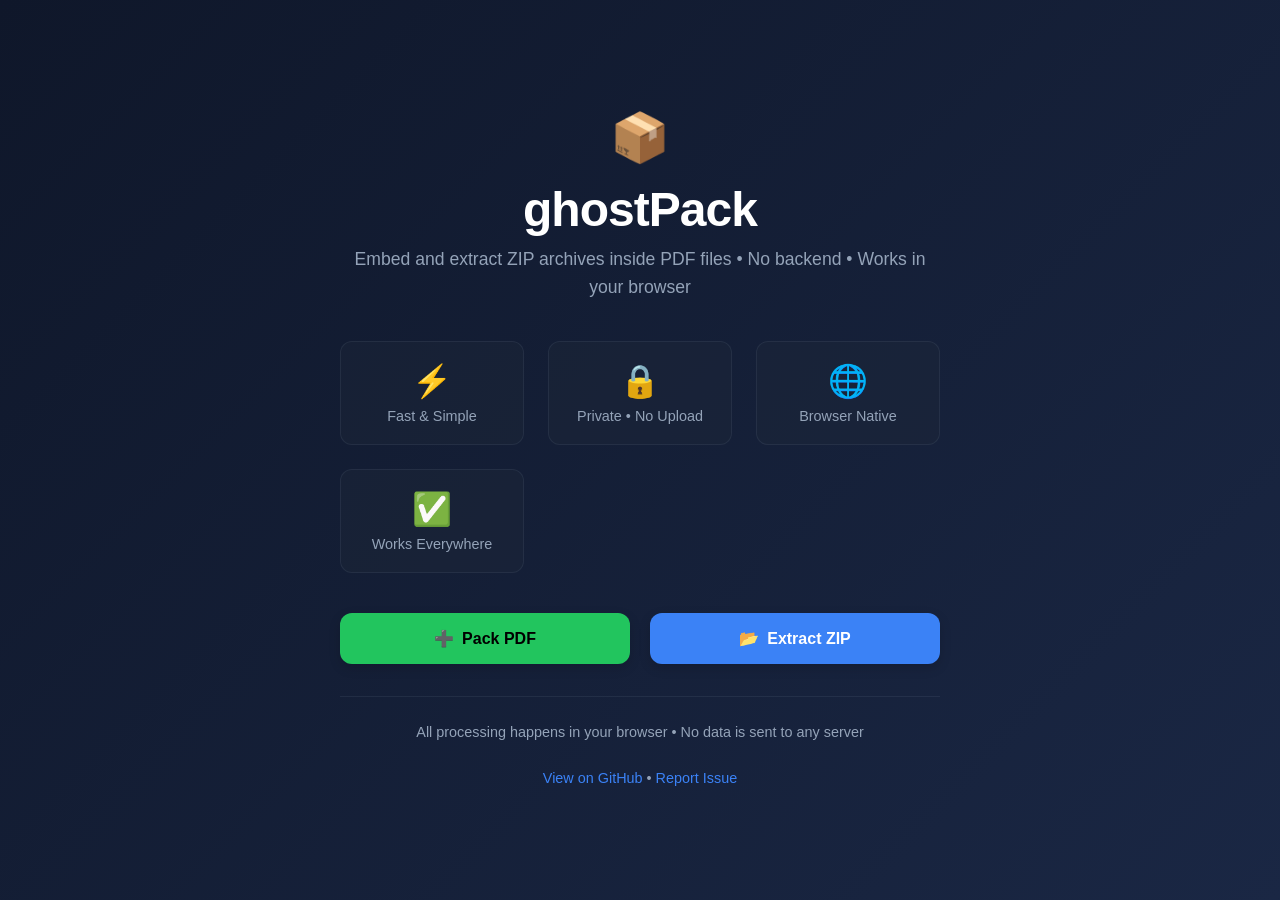
<file: index.html>
<!DOCTYPE html>
<html lang="en">
<head>
  <meta charset="UTF-8">
  <title>ghostPack - PDF Archive Bundler</title>
  <meta name="viewport" content="width=device-width, initial-scale=1.0">
  <meta name="description" content="Bundle and extract ZIP archives inside PDF files. No backend required. Works entirely in your browser.">

  <style>
    :root {
      --color-bg: #0f172a;
      --color-surface: #1e293b;
      --color-text: #ffffff;
      --color-text-muted: #94a3b8;
      --color-accent-green: #22c55e;
      --color-accent-blue: #3b82f6;
      --color-accent-green-hover: #16a34a;
      --color-accent-blue-hover: #2563eb;
    }

    * {
      margin: 0;
      padding: 0;
      box-sizing: border-box;
    }

    body {
      font-family: -apple-system, BlinkMacSystemFont, "Segoe UI", Roboto, "Helvetica Neue", sans-serif;
      background: linear-gradient(135deg, var(--color-bg) 0%, #1a2744 100%);
      color: var(--color-text);
      min-height: 100vh;
      display: flex;
      align-items: center;
      justify-content: center;
      padding: 2rem 1rem;
    }

    .container {
      text-align: center;
      max-width: 600px;
      width: 100%;
    }

    .logo {
      font-size: 3rem;
      margin-bottom: 1rem;
      display: inline-block;
    }

    h1 {
      font-size: clamp(2rem, 5vw, 3rem);
      margin-bottom: 0.5rem;
      font-weight: 700;
      letter-spacing: -0.02em;
    }

    .subtitle {
      color: var(--color-text-muted);
      font-size: 1.1rem;
      margin-bottom: 2.5rem;
      line-height: 1.6;
    }

    .features {
      display: grid;
      grid-template-columns: repeat(auto-fit, minmax(150px, 1fr));
      gap: 1.5rem;
      margin-bottom: 2.5rem;
    }

    .feature {
      padding: 1.25rem;
      border-radius: 12px;
      background: rgba(30, 41, 59, 0.4);
      border: 1px solid rgba(148, 163, 184, 0.1);
      transition: all 0.3s ease;
    }

    .feature:hover {
      background: rgba(30, 41, 59, 0.6);
      border-color: rgba(148, 163, 184, 0.2);
      transform: translateY(-2px);
    }

    .feature-icon {
      font-size: 2rem;
      margin-bottom: 0.5rem;
    }

    .feature-text {
      font-size: 0.9rem;
      color: var(--color-text-muted);
    }

    .buttons {
      display: flex;
      gap: 1.25rem;
      justify-content: center;
      margin-bottom: 2rem;
      flex-wrap: wrap;
    }

    a.button {
      text-decoration: none;
      padding: 1rem 2rem;
      border-radius: 12px;
      font-weight: 600;
      font-size: 1rem;
      transition: all 0.3s ease;
      cursor: pointer;
      display: inline-flex;
      align-items: center;
      gap: 0.5rem;
      flex: 1;
      min-width: 150px;
      justify-content: center;
      box-shadow: 0 4px 12px rgba(0, 0, 0, 0.15);
    }

    a.pack {
      background: var(--color-accent-green);
      color: #000;
    }

    a.pack:hover {
      background: var(--color-accent-green-hover);
      transform: translateY(-2px);
      box-shadow: 0 6px 20px rgba(34, 197, 94, 0.3);
    }

    a.extract {
      background: var(--color-accent-blue);
      color: #fff;
    }

    a.extract:hover {
      background: var(--color-accent-blue-hover);
      transform: translateY(-2px);
      box-shadow: 0 6px 20px rgba(59, 130, 246, 0.3);
    }

    a.button:active {
      transform: translateY(-1px);
    }

    footer {
      color: var(--color-text-muted);
      font-size: 0.9rem;
      line-height: 1.6;
      padding-top: 1.5rem;
      border-top: 1px solid rgba(148, 163, 184, 0.1);
    }

    footer a {
      color: var(--color-accent-blue);
      text-decoration: none;
      transition: color 0.2s ease;
    }

    footer a:hover {
      color: var(--color-accent-blue-hover);
      text-decoration: underline;
    }

    /* Responsive */
    @media (max-width: 480px) {
      .container {
        padding: 0 1rem;
      }

      h1 {
        font-size: 2rem;
      }

      .subtitle {
        font-size: 1rem;
      }

      .buttons {
        flex-direction: column;
        gap: 1rem;
      }

      a.button {
        min-width: 100%;
      }

      .features {
        grid-template-columns: repeat(2, 1fr);
        gap: 1rem;
      }

      .feature {
        padding: 1rem;
      }
    }

    /* Dark mode adjustments (already dark, but for clarity) */
    @media (prefers-color-scheme: dark) {
      body {
        background: linear-gradient(135deg, #0f1b2e 0%, #1a2f4a 100%);
      }
    }
  </style>

</head>

<body>
  <div class="container">
    <div class="logo">📦</div>
    <h1>ghostPack</h1>
    <p class="subtitle">Embed and extract ZIP archives inside PDF files • No backend • Works in your browser</p>

    <div class="features">
      <div class="feature">
        <div class="feature-icon">⚡</div>
        <div class="feature-text">Fast & Simple</div>
      </div>
      <div class="feature">
        <div class="feature-icon">🔒</div>
        <div class="feature-text">Private • No Upload</div>
      </div>
      <div class="feature">
        <div class="feature-icon">🌐</div>
        <div class="feature-text">Browser Native</div>
      </div>
      <div class="feature">
        <div class="feature-icon">✅</div>
        <div class="feature-text">Works Everywhere</div>
      </div>
    </div>

    <div class="buttons">
      <a href="pack.html" class="button pack">
        <span>➕</span> Pack PDF
      </a>
      <a href="extract.html" class="button extract">
        <span>📂</span> Extract ZIP
      </a>
    </div>

    <footer>
      All processing happens in your browser • No data is sent to any server
      <br><br>
      <a href="https://github.com/notdatkunal/ghostPack" target="_blank">View on GitHub</a> • 
      <a href="https://github.com/notdatkunal/ghostPack/issues" target="_blank">Report Issue</a>
    </footer>
  </div>
</body>
</html>
</file>
